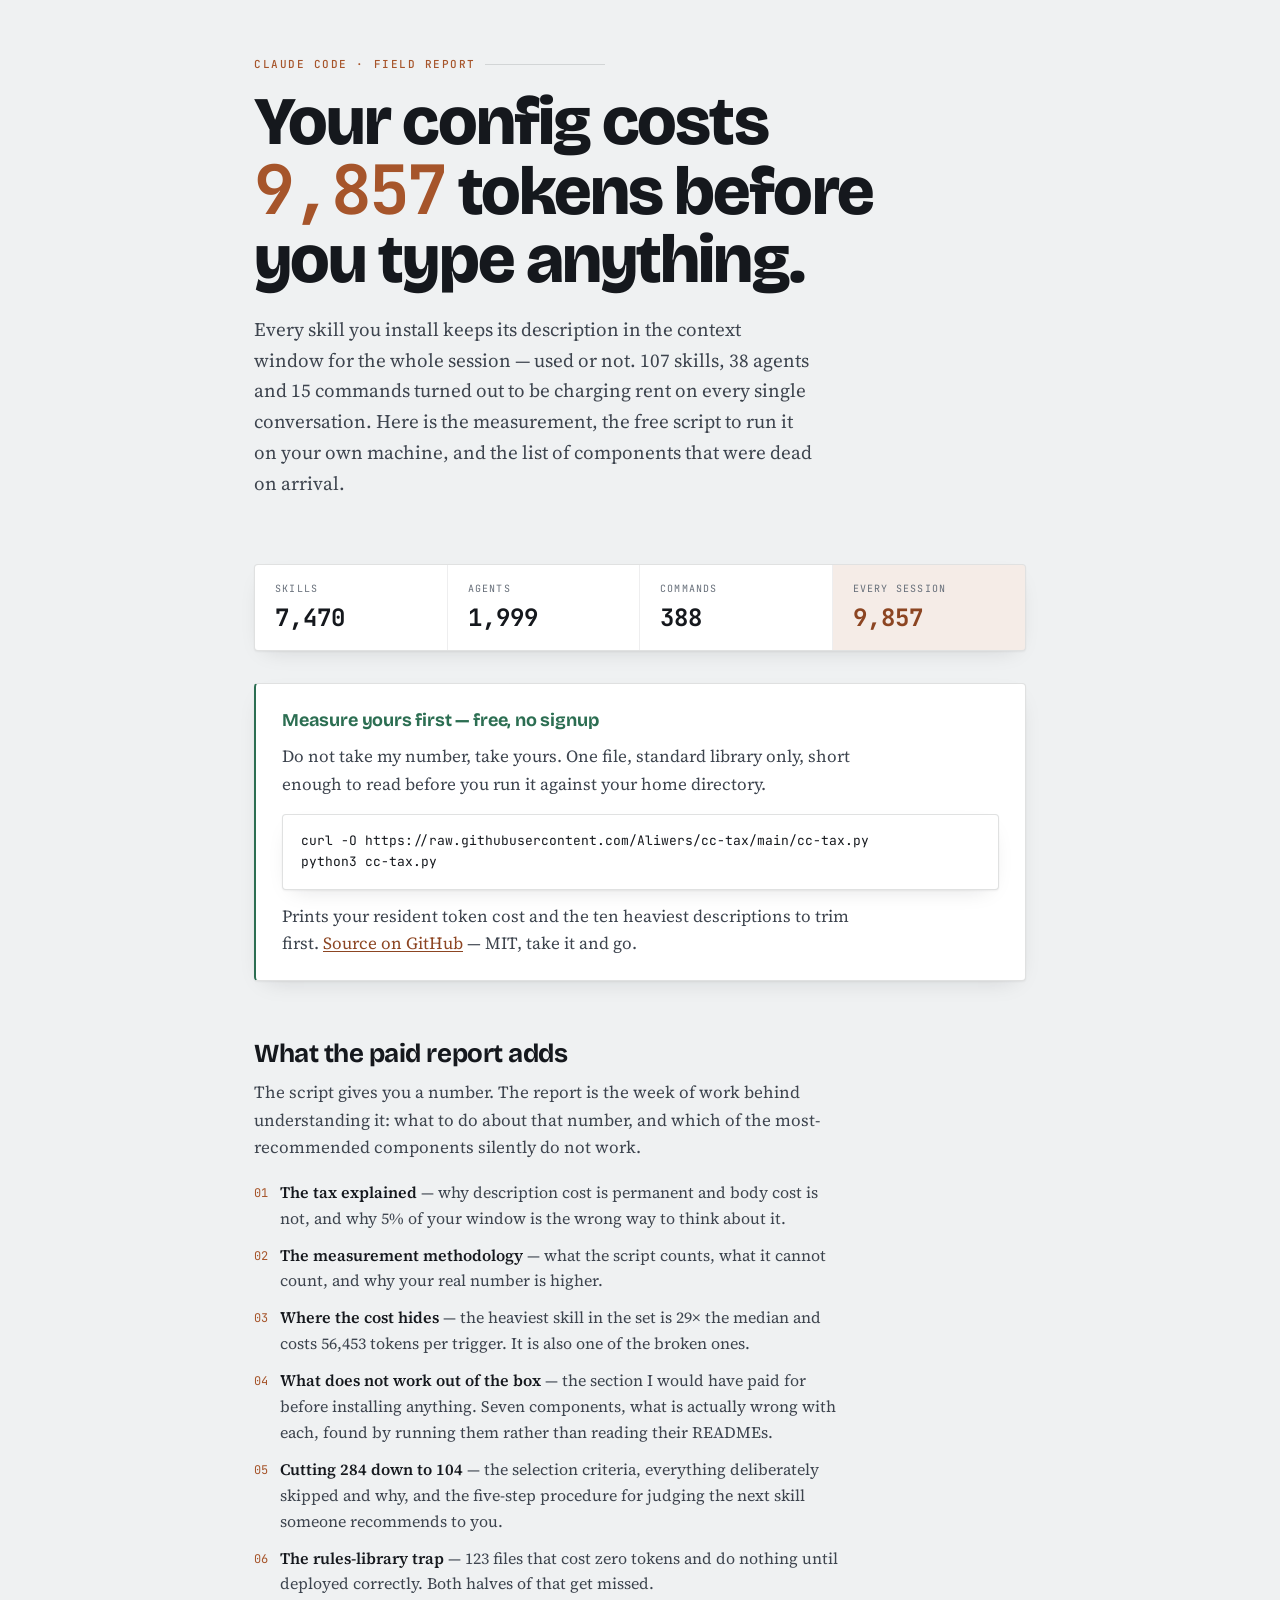
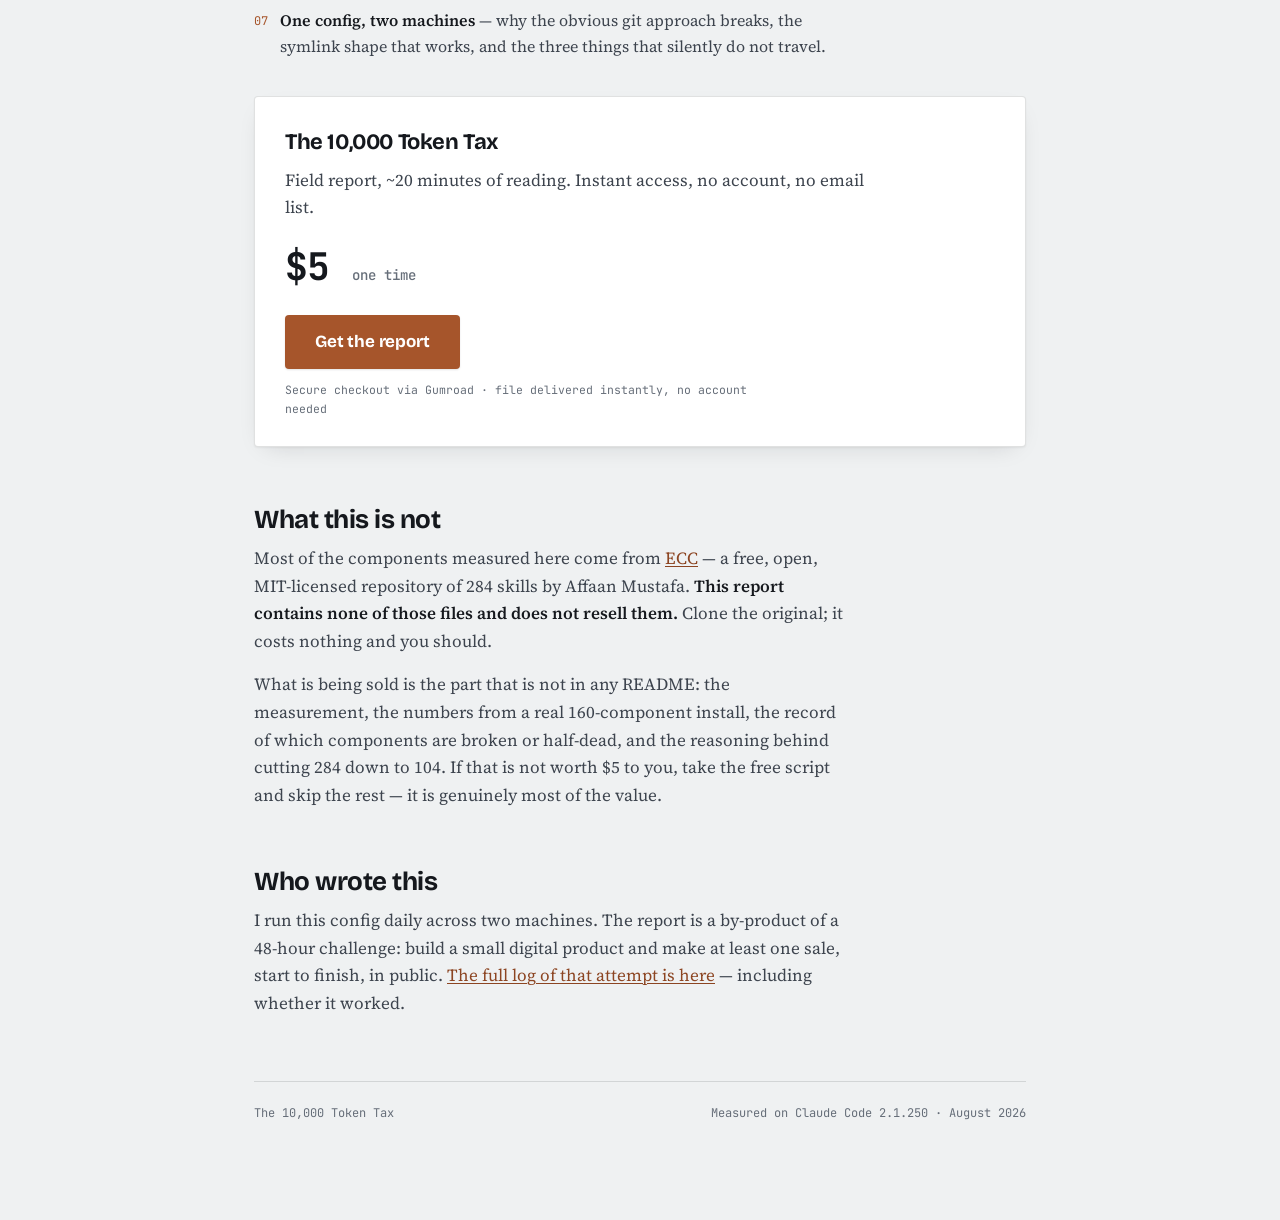
<file: index.html>
<!doctype html>
<html lang="en">
<head>
<meta charset="utf-8">
<meta name="viewport" content="width=device-width,initial-scale=1">
<title>The 10,000 Token Tax — what your Claude Code config costs</title>
<meta name="description" content="107 skills, 38 agents, 15 commands: 9,857 tokens resident in every session before you type anything. Free script to measure your own install, plus a field report on which components are dead on arrival.">
<meta property="og:title" content="The 10,000 Token Tax">
<meta property="og:description" content="Your Claude Code skills charge rent on every session. Here is the measurement, and the free script to run it on your own install.">
<meta property="og:type" content="website">
<link rel="icon" href="data:image/svg+xml,<svg xmlns=%22http://www.w3.org/2000/svg%22 viewBox=%220 0 100 100%22><text y=%22.9em%22 font-size=%2290%22>🧾</text></svg>">
<link rel="preconnect" href="https://fonts.googleapis.com">
<link rel="preconnect" href="https://fonts.gstatic.com" crossorigin>
<link rel="stylesheet" href="https://fonts.googleapis.com/css2?family=Bricolage+Grotesque:opsz,wght@12..96,500;12..96,700;12..96,800&family=JetBrains+Mono:wght@400;500;700&family=Source+Serif+4:opsz,wght@8..60,400;8..60,600&display=swap">
<link rel="stylesheet" href="style.css">
<style>
.hero{padding:56px 0 34px}
.hero h1{font-size:clamp(36px,7vw,68px)}
.hero h1 .num{color:var(--accent);font-family:var(--mono);font-weight:700;letter-spacing:-.04em}
.dek{font-size:19px;color:var(--ink-2);margin:20px 0 0;max-width:56ch}
.proof{display:flex;flex-wrap:wrap;gap:0;border:1px solid var(--line);
  border-radius:var(--radius);background:var(--surface);box-shadow:var(--shadow);
  overflow:hidden;margin:32px 0}
.pcell{flex:1 1 150px;padding:16px 20px;border-right:1px solid var(--line-2)}
.pcell:last-child{border-right:0;background:var(--accent-soft)}
.pk{font-family:var(--mono);font-size:10px;letter-spacing:.12em;text-transform:uppercase;
  color:var(--muted);display:block;margin-bottom:6px}
.pv{font-family:var(--mono);font-size:24px;font-weight:700;color:var(--ink);
  font-variant-numeric:tabular-nums;line-height:1.15}
.pcell:last-child .pv{color:var(--accent-ink)}
.buy{background:var(--surface);border:1px solid var(--line);border-radius:var(--radius);
  padding:28px 30px;margin:36px 0;box-shadow:var(--shadow)}
.buy h2{margin:0 0 6px;font-size:22px}
.price{font-family:var(--mono);font-size:38px;font-weight:700;color:var(--ink);
  letter-spacing:-.02em;margin:14px 0 4px}
.price small{font-size:14px;font-weight:500;color:var(--muted);letter-spacing:0}
.btn{display:inline-block;background:var(--accent);color:#fff;text-decoration:none;
  font-family:var(--display);font-weight:700;font-size:17px;letter-spacing:-.01em;
  padding:13px 30px;border-radius:var(--radius);margin-top:14px;
  box-shadow:0 1px 2px rgba(21,24,29,.12);transition:background .15s}
.btn:hover{background:var(--accent-ink)}
.btn-note{font-family:var(--mono);font-size:11.5px;color:var(--muted);margin:12px 0 0}
.toclist{list-style:none;padding:0;margin:18px 0 0}
.toclist li{display:flex;gap:12px;margin-bottom:11px;color:var(--ink-2);font-size:16px}
.toclist .n{font-family:var(--mono);font-size:12px;color:var(--accent);
  padding-top:4px;flex:0 0 auto}
.free{border:1px solid var(--line);border-left:2px solid var(--done);
  background:var(--surface);border-radius:var(--radius);padding:22px 26px;
  margin:32px 0;box-shadow:var(--shadow)}
.free h3{margin-top:0;color:var(--done)}
</style>
</head>
<body>
<div class="wrap">

<header class="hero">
  <div class="eyebrow">Claude Code · field report</div>
  <h1>Your config costs <span class="num">9,857</span> tokens before you type anything.</h1>
  <p class="dek">Every skill you install keeps its description in the context window for the
  whole session — used or not. 107 skills, 38 agents and 15 commands turned out to be
  charging rent on every single conversation. Here is the measurement, the free script to
  run it on your own machine, and the list of components that were dead on arrival.</p>
</header>

<div class="proof">
  <div class="pcell"><span class="pk">Skills</span><span class="pv">7,470</span></div>
  <div class="pcell"><span class="pk">Agents</span><span class="pv">1,999</span></div>
  <div class="pcell"><span class="pk">Commands</span><span class="pv">388</span></div>
  <div class="pcell"><span class="pk">Every session</span><span class="pv">9,857</span></div>
</div>

<div class="free">
  <h3>Measure yours first — free, no signup</h3>
  <p>Do not take my number, take yours. One file, standard library only, short enough to
  read before you run it against your home directory.</p>
  <pre><code>curl -O https://raw.githubusercontent.com/Aliwers/cc-tax/main/cc-tax.py
python3 cc-tax.py</code></pre>
  <p style="margin-bottom:0">Prints your resident token cost and the ten heaviest
  descriptions to trim first. <a href="https://github.com/Aliwers/cc-tax">Source on
  GitHub</a> — MIT, take it and go.</p>
</div>

<h2>What the paid report adds</h2>
<p>The script gives you a number. The report is the week of work behind understanding it:
what to do about that number, and which of the most-recommended components silently do not
work.</p>

<ul class="toclist">
  <li><span class="n">01</span><span><strong>The tax explained</strong> — why description
  cost is permanent and body cost is not, and why 5% of your window is the wrong way to
  think about it.</span></li>
  <li><span class="n">02</span><span><strong>The measurement methodology</strong> — what the
  script counts, what it cannot count, and why your real number is higher.</span></li>
  <li><span class="n">03</span><span><strong>Where the cost hides</strong> — the heaviest
  skill in the set is 29× the median and costs 56,453 tokens per trigger. It is also one of
  the broken ones.</span></li>
  <li><span class="n">04</span><span><strong>What does not work out of the box</strong> — the
  section I would have paid for before installing anything. Seven components, what is
  actually wrong with each, found by running them rather than reading their
  READMEs.</span></li>
  <li><span class="n">05</span><span><strong>Cutting 284 down to 104</strong> — the selection
  criteria, everything deliberately skipped and why, and the five-step procedure for judging
  the next skill someone recommends to you.</span></li>
  <li><span class="n">06</span><span><strong>The rules-library trap</strong> — 123 files that
  cost zero tokens and do nothing until deployed correctly. Both halves of that get
  missed.</span></li>
  <li><span class="n">07</span><span><strong>One config, two machines</strong> — why the
  obvious git approach breaks, the symlink shape that works, and the three things that
  silently do not travel.</span></li>
</ul>

<div class="buy">
  <h2>The 10,000 Token Tax</h2>
  <p style="margin-bottom:0">Field report, ~20 minutes of reading. Instant access, no
  account, no email list.</p>
  <div class="price">$5 <small>one time</small></div>
  <a class="btn" href="https://amzotec.gumroad.com/l/token-tax">Get the report</a>
  <p class="btn-note">Secure checkout via Gumroad · file delivered instantly, no account needed</p>
</div>

<h2>What this is not</h2>
<p>Most of the components measured here come from
<a href="https://github.com/affaan-m/ecc">ECC</a> — a free, open, MIT-licensed repository of
284 skills by Affaan Mustafa. <strong>This report contains none of those files and does not
resell them.</strong> Clone the original; it costs nothing and you should.</p>
<p>What is being sold is the part that is not in any README: the measurement, the numbers
from a real 160-component install, the record of which components are broken or half-dead,
and the reasoning behind cutting 284 down to 104. If that is not worth $5 to you, take the
free script and skip the rest — it is genuinely most of the value.</p>

<h2>Who wrote this</h2>
<p>I run this config daily across two machines. The report is a by-product of a 48-hour
challenge: build a small digital product and make at least one sale, start to finish, in
public. <a href="/challenge/">The
full log of that attempt is here</a> — including whether it worked.</p>

<footer>
  <span>The 10,000 Token Tax</span>
  <span>Measured on Claude Code 2.1.250 · August 2026</span>
</footer>

</div>
</body>
</html>
</file>
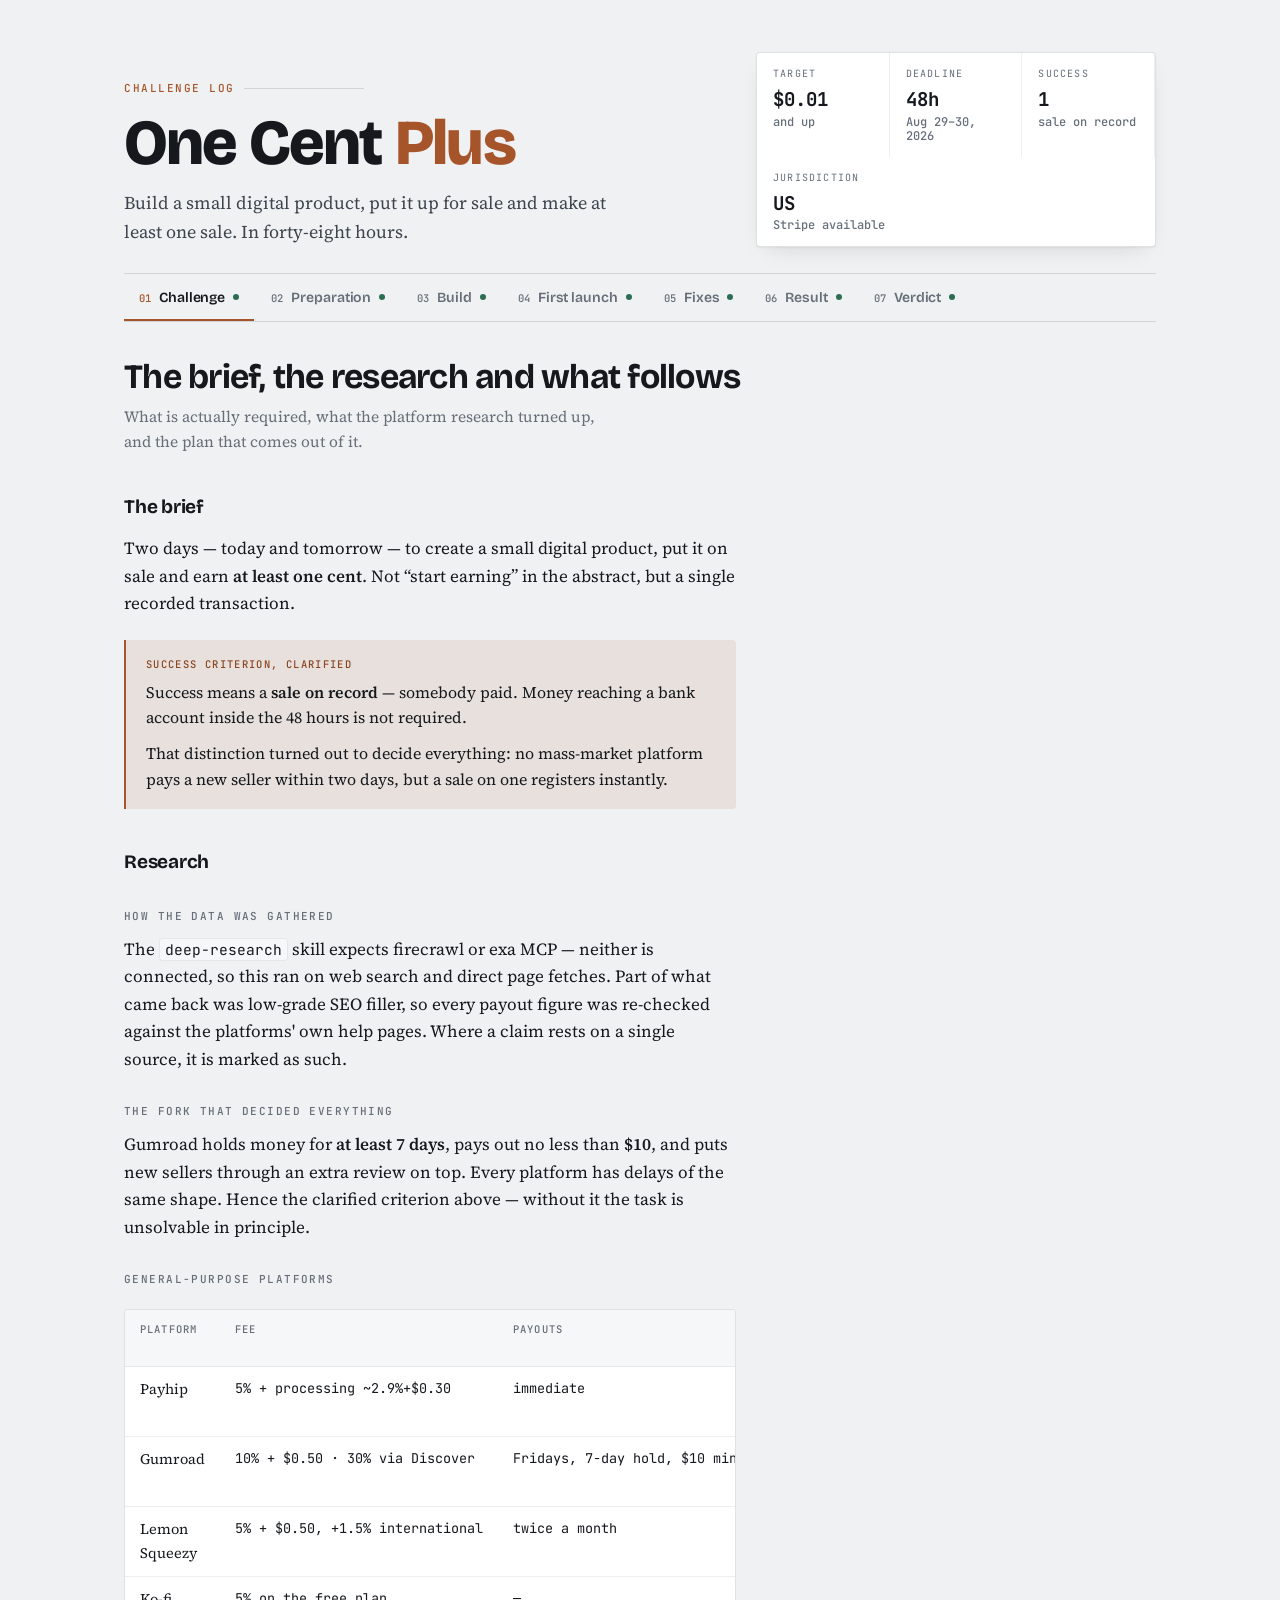
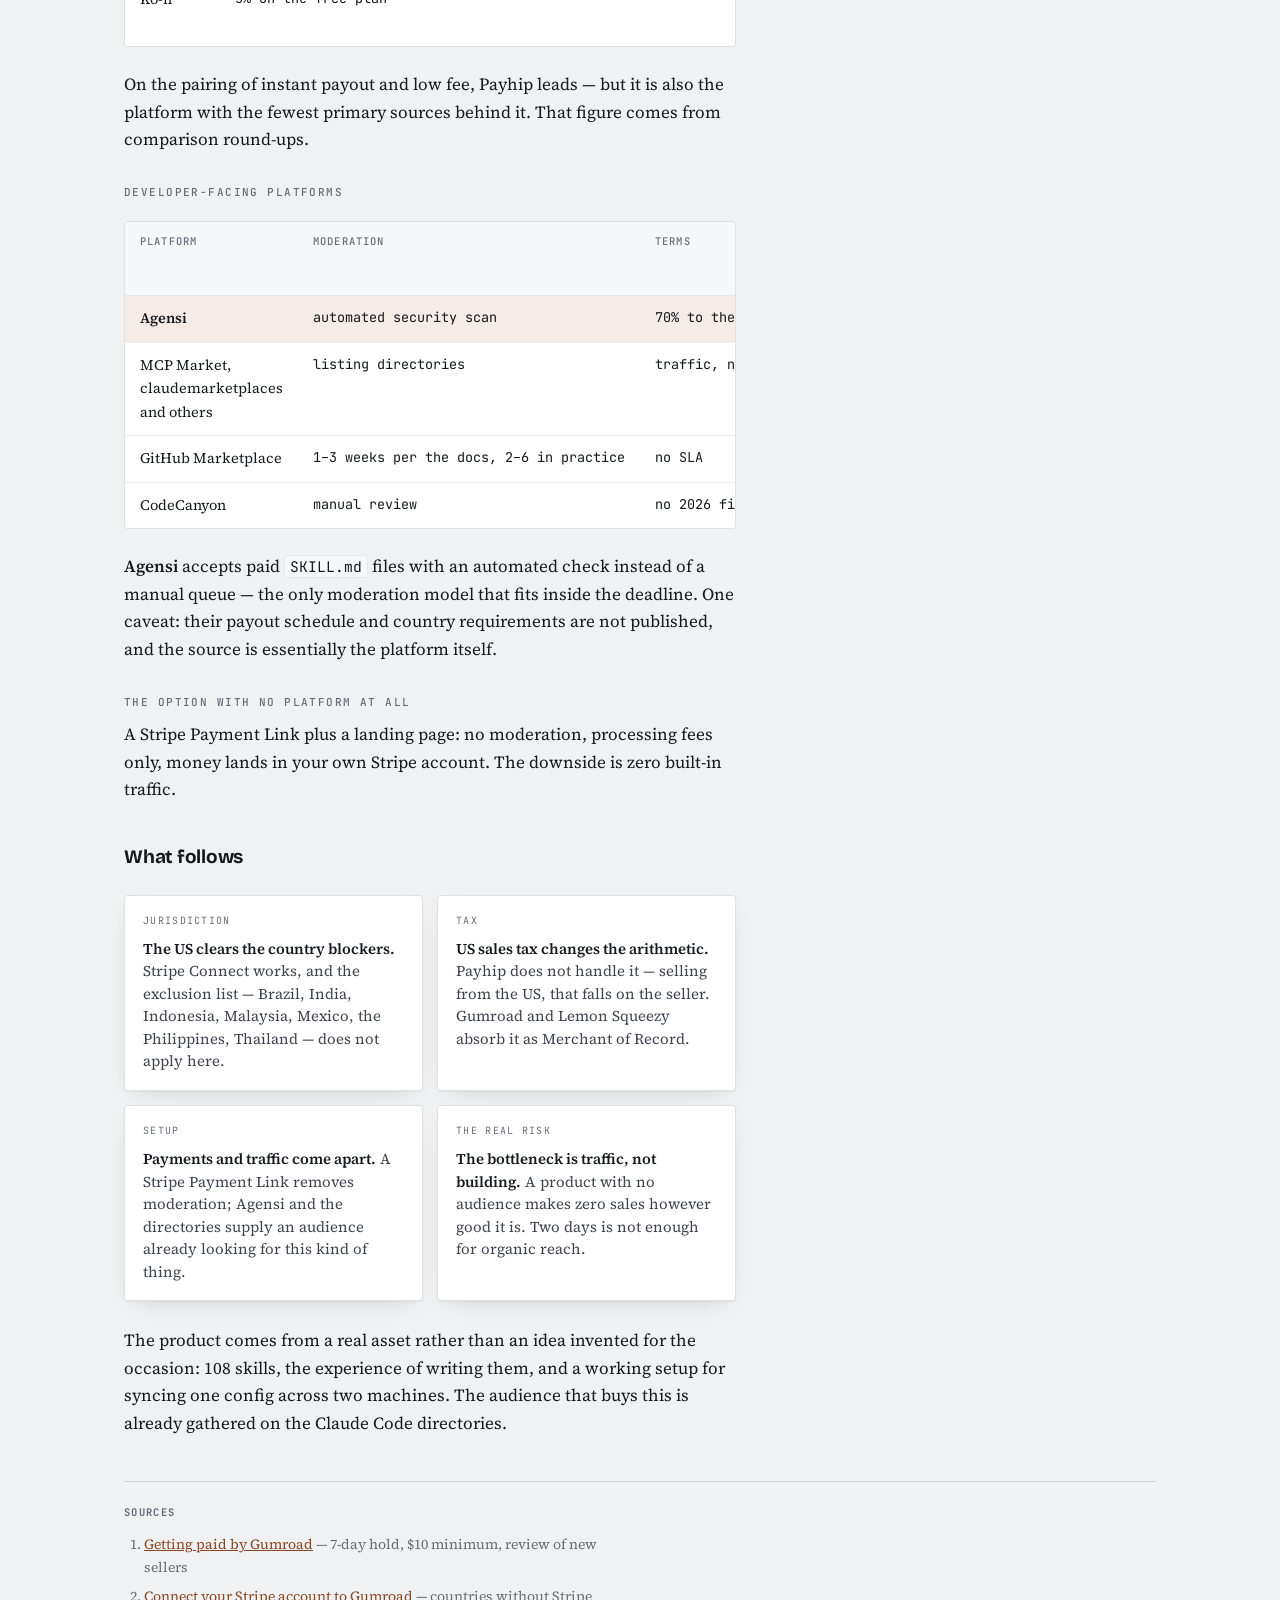
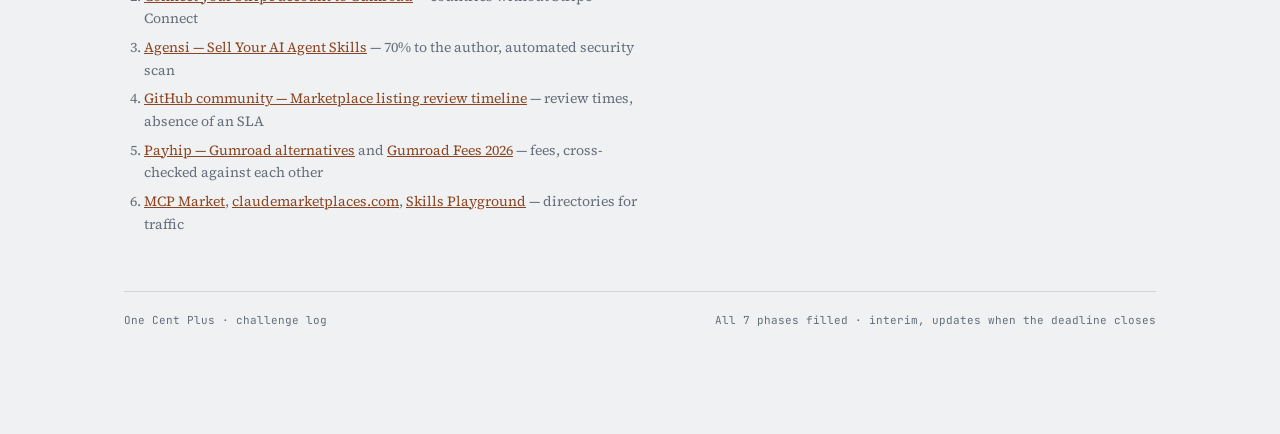
<file: challenge/index.html>
<!doctype html>
<html lang="en">
<head>
<meta charset="utf-8">
<meta name="viewport" content="width=device-width,initial-scale=1">
<meta name="robots" content="index,follow">
<link rel="icon" href="data:image/svg+xml,<svg xmlns=%22http://www.w3.org/2000/svg%22 viewBox=%220 0 100 100%22><text y=%22.9em%22 font-size=%2290%22>🪙</text></svg>">
</head>
<body>
<title>One Cent Plus</title>
<link rel="preconnect" href="https://fonts.googleapis.com">
<link rel="preconnect" href="https://fonts.gstatic.com" crossorigin>
<link rel="stylesheet" href="https://fonts.googleapis.com/css2?family=Bricolage+Grotesque:opsz,wght@12..96,500;12..96,700;12..96,800&family=JetBrains+Mono:wght@400;500;700&family=Source+Serif+4:opsz,wght@8..60,400;8..60,600&display=swap">

<style>
:root{
  --bg:#EFF1F2;
  --surface:#FFFFFF;
  --surface-2:#F6F7F8;
  --ink:#15181D;
  --ink-2:#3D444E;
  --muted:#666E79;
  --line:rgba(21,24,29,.13);
  --line-2:rgba(21,24,29,.07);
  --accent:#A6552B;
  --accent-ink:#8C4522;
  --accent-soft:rgba(166,85,43,.11);
  --done:#2C6E52;
  --done-soft:rgba(44,110,82,.12);
  --wait:#6B7280;
  --wait-soft:rgba(107,114,128,.12);
  --shadow:0 1px 2px rgba(21,24,29,.05), 0 8px 24px -12px rgba(21,24,29,.18);
  --radius:4px;
  --display:"Bricolage Grotesque","Helvetica Neue",Arial,sans-serif;
  --body:"Source Serif 4",Georgia,"Times New Roman",serif;
  --mono:"JetBrains Mono",ui-monospace,SFMono-Regular,Menlo,monospace;
}
@media (prefers-color-scheme:dark){
  :root:not([data-theme="light"]){
    --bg:#121418;
    --surface:#191C21;
    --surface-2:#1F232A;
    --ink:#E7EAEE;
    --ink-2:#BFC6CF;
    --muted:#8E96A2;
    --line:rgba(231,234,238,.15);
    --line-2:rgba(231,234,238,.08);
    --accent:#D2884F;
    --accent-ink:#E39A61;
    --accent-soft:rgba(210,136,79,.14);
    --done:#5FB58C;
    --done-soft:rgba(95,181,140,.14);
    --wait:#8E96A2;
    --wait-soft:rgba(142,150,162,.14);
    --shadow:0 1px 2px rgba(0,0,0,.4), 0 8px 24px -12px rgba(0,0,0,.6);
  }
}
:root[data-theme="dark"]{
  --bg:#121418;
  --surface:#191C21;
  --surface-2:#1F232A;
  --ink:#E7EAEE;
  --ink-2:#BFC6CF;
  --muted:#8E96A2;
  --line:rgba(231,234,238,.15);
  --line-2:rgba(231,234,238,.08);
  --accent:#D2884F;
  --accent-ink:#E39A61;
  --accent-soft:rgba(210,136,79,.14);
  --done:#5FB58C;
  --done-soft:rgba(95,181,140,.14);
  --wait:#8E96A2;
  --wait-soft:rgba(142,150,162,.14);
  --shadow:0 1px 2px rgba(0,0,0,.4), 0 8px 24px -12px rgba(0,0,0,.6);
}

*{box-sizing:border-box}
body{
  background:var(--bg);
  color:var(--ink);
  font-family:var(--body);
  font-size:17px;
  line-height:1.62;
  -webkit-font-smoothing:antialiased;
}
.wrap{max-width:1080px;margin:0 auto;padding:0 24px 96px}

/* ---------- header ---------- */
.masthead{
  display:flex;flex-wrap:wrap;align-items:flex-end;gap:24px;
  padding:44px 0 26px;border-bottom:1px solid var(--line);
}
.mast-main{flex:1 1 340px;min-width:0}
.eyebrow{
  font-family:var(--mono);font-size:11px;font-weight:500;
  letter-spacing:.14em;text-transform:uppercase;color:var(--accent);
  display:flex;align-items:center;gap:9px;margin-bottom:14px;
}
.eyebrow::after{content:"";flex:1;height:1px;background:var(--line);max-width:120px}
h1{
  font-family:var(--display);font-weight:800;
  font-size:clamp(38px,6.2vw,64px);line-height:.98;letter-spacing:-.028em;
  margin:0;text-wrap:balance;
}
h1 .cent{color:var(--accent)}
.dek{
  font-size:18px;color:var(--ink-2);margin:14px 0 0;max-width:56ch;
}

/* ---------- ledger strip ---------- */
.ledger{
  display:flex;flex-wrap:wrap;gap:0;
  border:1px solid var(--line);border-radius:var(--radius);
  background:var(--surface);box-shadow:var(--shadow);
  overflow:hidden;flex:0 1 400px;
}
.led{
  flex:1 1 118px;padding:13px 16px;border-right:1px solid var(--line-2);
}
.led:last-child{border-right:0}
.led-k{
  font-family:var(--mono);font-size:10px;letter-spacing:.12em;
  text-transform:uppercase;color:var(--muted);display:block;margin-bottom:5px;
}
.led-v{
  font-family:var(--mono);font-size:19px;font-weight:700;
  color:var(--ink);font-variant-numeric:tabular-nums;line-height:1.2;
}
.led-v small{font-size:12px;font-weight:500;color:var(--muted);display:block;letter-spacing:0}

/* ---------- tabs ---------- */
.tabsbar{
  position:sticky;top:0;z-index:20;background:var(--bg);
  border-bottom:1px solid var(--line);margin-bottom:36px;
}
.tabs{
  display:flex;gap:2px;overflow-x:auto;scrollbar-width:thin;
  padding:0 0 0;margin:0;list-style:none;
}
.tab{
  appearance:none;background:none;border:0;border-bottom:2px solid transparent;
  padding:15px 15px 13px;cursor:pointer;color:var(--muted);
  font-family:var(--display);font-size:14px;font-weight:600;letter-spacing:-.005em;
  white-space:nowrap;display:flex;align-items:baseline;gap:8px;
  transition:color .15s ease,border-color .15s ease;
}
.tab:hover{color:var(--ink-2)}
.tab .num{
  font-family:var(--mono);font-size:10.5px;font-weight:500;
  color:var(--muted);font-variant-numeric:tabular-nums;
}
.tab[aria-selected="true"]{color:var(--ink);border-bottom-color:var(--accent)}
.tab[aria-selected="true"] .num{color:var(--accent)}
.tab:focus-visible{outline:2px solid var(--accent);outline-offset:-3px;border-radius:2px}
.dot{
  width:6px;height:6px;border-radius:50%;background:var(--wait);
  align-self:center;flex:none;
}
.tab.is-done .dot{background:var(--done)}

/* ---------- panels ---------- */
[hidden]{display:none!important}
.panel{animation:rise .28s ease both}
@keyframes rise{from{opacity:0;transform:translateY(5px)}to{opacity:1;transform:none}}
@media (prefers-reduced-motion:reduce){.panel{animation:none}}

.phead{margin:0 0 30px}
.ptitle{
  font-family:var(--display);font-weight:700;
  font-size:clamp(26px,3.4vw,34px);line-height:1.1;letter-spacing:-.022em;
  margin:0;text-wrap:balance;
}
.psub{color:var(--muted);font-size:15.5px;margin:9px 0 0;max-width:62ch}

.prose{max-width:68ch}
.prose h3{
  font-family:var(--display);font-weight:700;font-size:19px;letter-spacing:-.012em;
  margin:38px 0 12px;color:var(--ink);
}
.prose h4{
  font-family:var(--mono);font-weight:500;font-size:11px;letter-spacing:.13em;
  text-transform:uppercase;color:var(--muted);margin:30px 0 10px;
}
.prose p{margin:0 0 15px}
.prose ul{margin:0 0 15px;padding-left:20px}
.prose li{margin-bottom:8px}
.prose a{color:var(--accent-ink);text-decoration:underline;text-underline-offset:2px;text-decoration-thickness:1px}
.prose a:hover{text-decoration-thickness:2px}
.prose strong{font-weight:600;color:var(--ink)}
code{
  font-family:var(--mono);font-size:.86em;background:var(--surface-2);
  border:1px solid var(--line-2);border-radius:3px;padding:1px 5px;
}

/* callout */
.call{
  border-left:2px solid var(--accent);background:var(--accent-soft);
  padding:16px 20px;margin:22px 0;border-radius:0 var(--radius) var(--radius) 0;
}
.call .call-k{
  font-family:var(--mono);font-size:10.5px;letter-spacing:.13em;text-transform:uppercase;
  color:var(--accent-ink);display:block;margin-bottom:7px;font-weight:500;
}
.call p{margin:0;font-size:16px}
.call p + p{margin-top:10px}

/* table */
.tablewrap{overflow-x:auto;margin:20px 0 24px;border:1px solid var(--line);border-radius:var(--radius);background:var(--surface)}
table{border-collapse:collapse;width:100%;min-width:560px;font-size:14.5px}
th,td{text-align:left;padding:11px 15px;border-bottom:1px solid var(--line-2);vertical-align:top}
th{
  font-family:var(--mono);font-size:10.5px;font-weight:500;letter-spacing:.11em;
  text-transform:uppercase;color:var(--muted);background:var(--surface-2);
}
tbody tr:last-child td{border-bottom:0}
td.num{font-family:var(--mono);font-variant-numeric:tabular-nums;font-size:13.5px;white-space:nowrap}
.pick{background:var(--accent-soft)}
.pick td:first-child{font-weight:600}

/* verdict cards */
.grid{display:grid;grid-template-columns:repeat(auto-fit,minmax(238px,1fr));gap:14px;margin:22px 0 26px}
.card{
  background:var(--surface);border:1px solid var(--line);border-radius:var(--radius);
  padding:17px 18px;box-shadow:var(--shadow);
}
.card-k{
  font-family:var(--mono);font-size:10px;letter-spacing:.13em;text-transform:uppercase;
  color:var(--muted);display:block;margin-bottom:9px;
}
.card p{margin:0;font-size:15px;line-height:1.5;color:var(--ink-2)}
.card p strong{color:var(--ink)}

/* status chip */
.chip{
  display:inline-flex;align-items:center;gap:6px;font-family:var(--mono);
  font-size:10.5px;font-weight:500;letter-spacing:.1em;text-transform:uppercase;
  padding:4px 9px;border-radius:100px;
}
.chip-done{background:var(--done-soft);color:var(--done)}
.chip-wait{background:var(--wait-soft);color:var(--wait)}

/* pending state */
.pending{
  border:1px dashed var(--line);border-radius:var(--radius);
  padding:34px 30px;background:var(--surface-2);max-width:68ch;
}
.pending .chip{margin-bottom:16px}
.pending h3{font-family:var(--display);font-weight:700;font-size:17px;margin:0 0 10px;letter-spacing:-.01em}
.pending p{margin:0 0 14px;color:var(--ink-2);font-size:15.5px;max-width:58ch}
.pending ul{margin:0;padding-left:19px;color:var(--muted);font-size:15px}
.pending li{margin-bottom:7px}
.pending li::marker{color:var(--accent)}

.srcs{margin-top:44px;padding-top:22px;border-top:1px solid var(--line)}
.srcs h4{font-family:var(--mono);font-size:10.5px;letter-spacing:.13em;text-transform:uppercase;color:var(--muted);margin:0 0 12px}
.srcs ol{margin:0;padding-left:20px;font-size:14px;color:var(--muted);max-width:74ch}
.srcs li{margin-bottom:6px}
.srcs a{color:var(--accent-ink)}

footer{
  margin-top:56px;padding-top:20px;border-top:1px solid var(--line);
  font-family:var(--mono);font-size:11px;color:var(--muted);
  display:flex;flex-wrap:wrap;gap:14px;justify-content:space-between;
}
</style>

<div class="wrap">

  <header class="masthead">
    <div class="mast-main">
      <div class="eyebrow">Challenge log</div>
      <h1>One&nbsp;Cent<span class="cent">&nbsp;Plus</span></h1>
      <p class="dek">Build a small digital product, put it up for sale and make at least one sale. In forty-eight hours.</p>
    </div>
    <div class="ledger">
      <div class="led">
        <span class="led-k">Target</span>
        <span class="led-v">$0.01<small>and up</small></span>
      </div>
      <div class="led">
        <span class="led-k">Deadline</span>
        <span class="led-v">48h<small>Aug 29–30, 2026</small></span>
      </div>
      <div class="led">
        <span class="led-k">Success</span>
        <span class="led-v">1<small>sale on record</small></span>
      </div>
      <div class="led">
        <span class="led-k">Jurisdiction</span>
        <span class="led-v">US<small>Stripe available</small></span>
      </div>
    </div>
  </header>

  <nav class="tabsbar">
    <div class="tabs" role="tablist" aria-label="Challenge phases">
      <button class="tab is-done" role="tab" id="t1" aria-controls="p1" aria-selected="true"><span class="num">01</span>Challenge<span class="dot"></span></button>
      <button class="tab is-done" role="tab" id="t2" aria-controls="p2" aria-selected="false"><span class="num">02</span>Preparation<span class="dot"></span></button>
      <button class="tab is-done" role="tab" id="t3" aria-controls="p3" aria-selected="false"><span class="num">03</span>Build<span class="dot"></span></button>
      <button class="tab is-done" role="tab" id="t4" aria-controls="p4" aria-selected="false"><span class="num">04</span>First launch<span class="dot"></span></button>
      <button class="tab is-done" role="tab" id="t5" aria-controls="p5" aria-selected="false"><span class="num">05</span>Fixes<span class="dot"></span></button>
      <button class="tab is-done" role="tab" id="t6" aria-controls="p6" aria-selected="false"><span class="num">06</span>Result<span class="dot"></span></button>
      <button class="tab is-done" role="tab" id="t7" aria-controls="p7" aria-selected="false"><span class="num">07</span>Verdict<span class="dot"></span></button>
    </div>
  </nav>

  <!-- ══════════ 01 ══════════ -->
  <section class="panel" role="tabpanel" id="p1" aria-labelledby="t1">
    <div class="phead">
      <h2 class="ptitle">The brief, the research and what follows</h2>
      <p class="psub">What is actually required, what the platform research turned up, and the plan that comes out of it.</p>
    </div>

    <div class="prose">
      <h3>The brief</h3>
      <p>Two days — today and tomorrow — to create a small digital product, put it on sale and earn <strong>at least one cent</strong>. Not “start earning” in the abstract, but a single recorded transaction.</p>

      <div class="call">
        <span class="call-k">Success criterion, clarified</span>
        <p>Success means a <strong>sale on record</strong> — somebody paid. Money reaching a bank account inside the 48 hours is not required.</p>
        <p>That distinction turned out to decide everything: no mass-market platform pays a new seller within two days, but a sale on one registers instantly.</p>
      </div>

      <h3>Research</h3>

      <h4>How the data was gathered</h4>
      <p>The <code>deep-research</code> skill expects firecrawl or exa MCP — neither is connected, so this ran on web search and direct page fetches. Part of what came back was low-grade SEO filler, so every payout figure was re-checked against the platforms' own help pages. Where a claim rests on a single source, it is marked as such.</p>

      <h4>The fork that decided everything</h4>
      <p>Gumroad holds money for <strong>at least 7 days</strong>, pays out no less than <strong>$10</strong>, and puts new sellers through an extra review on top. Every platform has delays of the same shape. Hence the clarified criterion above — without it the task is unsolvable in principle.</p>

      <h4>General-purpose platforms</h4>
      <div class="tablewrap">
        <table>
          <thead><tr><th>Platform</th><th>Fee</th><th>Payouts</th><th>US sales tax</th></tr></thead>
          <tbody>
            <tr><td>Payhip</td><td class="num">5% + processing ~2.9%+$0.30</td><td class="num">immediate</td><td>seller's problem</td></tr>
            <tr><td>Gumroad</td><td class="num">10% + $0.50 · 30% via Discover</td><td class="num">Fridays, 7-day hold, $10 min</td><td>Merchant of Record</td></tr>
            <tr><td>Lemon Squeezy</td><td class="num">5% + $0.50, +1.5% international</td><td class="num">twice a month</td><td>Merchant of Record</td></tr>
            <tr><td>Ko-fi</td><td class="num">5% on the free plan</td><td class="num">—</td><td>seller's problem</td></tr>
          </tbody>
        </table>
      </div>
      <p>On the pairing of instant payout and low fee, Payhip leads — but it is also the platform with the fewest primary sources behind it. That figure comes from comparison round-ups.</p>

      <h4>Developer-facing platforms</h4>
      <div class="tablewrap">
        <table>
          <thead><tr><th>Platform</th><th>Moderation</th><th>Terms</th><th>Fits in 48h</th></tr></thead>
          <tbody>
            <tr class="pick"><td>Agensi</td><td class="num">automated security scan</td><td class="num">70% to the author, paid via Stripe</td><td class="num">yes</td></tr>
            <tr><td>MCP Market, claudemarketplaces and others</td><td class="num">listing directories</td><td class="num">traffic, no payments</td><td class="num">yes</td></tr>
            <tr><td>GitHub Marketplace</td><td class="num">1–3 weeks per the docs, 2–6 in practice</td><td class="num">no SLA</td><td class="num">no</td></tr>
            <tr><td>CodeCanyon</td><td class="num">manual review</td><td class="num">no 2026 figures found</td><td class="num">no</td></tr>
          </tbody>
        </table>
      </div>
      <p><strong>Agensi</strong> accepts paid <code>SKILL.md</code> files with an automated check instead of a manual queue — the only moderation model that fits inside the deadline. One caveat: their payout schedule and country requirements are not published, and the source is essentially the platform itself.</p>

      <h4>The option with no platform at all</h4>
      <p>A Stripe Payment Link plus a landing page: no moderation, processing fees only, money lands in your own Stripe account. The downside is zero built-in traffic.</p>

      <h3>What follows</h3>

      <div class="grid">
        <div class="card">
          <span class="card-k">Jurisdiction</span>
          <p><strong>The US clears the country blockers.</strong> Stripe Connect works, and the exclusion list — Brazil, India, Indonesia, Malaysia, Mexico, the Philippines, Thailand — does not apply here.</p>
        </div>
        <div class="card">
          <span class="card-k">Tax</span>
          <p><strong>US sales tax changes the arithmetic.</strong> Payhip does not handle it — selling from the US, that falls on the seller. Gumroad and Lemon Squeezy absorb it as Merchant of Record.</p>
        </div>
        <div class="card">
          <span class="card-k">Setup</span>
          <p><strong>Payments and traffic come apart.</strong> A Stripe Payment Link removes moderation; Agensi and the directories supply an audience already looking for this kind of thing.</p>
        </div>
        <div class="card">
          <span class="card-k">The real risk</span>
          <p><strong>The bottleneck is traffic, not building.</strong> A product with no audience makes zero sales however good it is. Two days is not enough for organic reach.</p>
        </div>
      </div>

      <p>The product comes from a real asset rather than an idea invented for the occasion: 108 skills, the experience of writing them, and a working setup for syncing one config across two machines. The audience that buys this is already gathered on the Claude Code directories.</p>
    </div>

    <div class="srcs">
      <h4>Sources</h4>
      <ol>
        <li><a href="https://gumroad.com/help/article/13-getting-paid">Getting paid by Gumroad</a> — 7-day hold, $10 minimum, review of new sellers</li>
        <li><a href="https://help.gumroad.com/article/330-stripe-connect">Connect your Stripe account to Gumroad</a> — countries without Stripe Connect</li>
        <li><a href="https://www.agensi.io/learn/agent-skills-marketplace-sell-your-skills">Agensi — Sell Your AI Agent Skills</a> — 70% to the author, automated security scan</li>
        <li><a href="https://github.com/orgs/community/discussions/174681">GitHub community — Marketplace listing review timeline</a> — review times, absence of an SLA</li>
        <li><a href="https://payhip.com/blog/gumroad-alternatives/">Payhip — Gumroad alternatives</a> and <a href="https://www.wearefounders.uk/gumroad-fees-2026-what-sellers-actually-pay-per-sale/">Gumroad Fees 2026</a> — fees, cross-checked against each other</li>
        <li><a href="https://mcpmarket.com/tools/skills">MCP Market</a>, <a href="https://claudemarketplaces.com/">claudemarketplaces.com</a>, <a href="https://skillsplayground.com/">Skills Playground</a> — directories for traffic</li>
      </ol>
    </div>
  </section>

  <!-- ══════════ 02 ══════════ -->
  <section class="panel" role="tabpanel" id="p2" aria-labelledby="t2" hidden>
    <div class="phead">
      <h2 class="ptitle">Getting ready</h2>
      <p class="psub">What is being sold, at what price, how the money is taken, and what had to exist before any of it.</p>
    </div>

    <div class="prose">
      <h3>The product</h3>
      <p><strong>The 10,000 Token Tax</strong> — an account of what your own Claude Code config costs before you type a character. Every installed skill, agent and command keeps its description in the context window for the whole session, whether or not it ever fires. That is not a loading cost. That is rent.</p>
      <p>The product is assembled out of an existing asset rather than invented from nothing: 107 skills, 38 agents and 15 commands accumulated over several months, and the measured bill for them.</p>

      <div class="tablewrap">
        <table>
          <thead><tr><th>Part</th><th>What it is</th><th>Role</th></tr></thead>
          <tbody>
            <tr><td><code>cc-tax.py</code></td><td class="num">one file, standard library only</td><td>the tool — measures your own rent, not someone else's</td></tr>
            <tr><td>The article</td><td class="num">free, public</td><td>traffic, and proof the author knows the subject</td></tr>
            <tr class="pick"><td>The report</td><td class="num">$5, one-time</td><td>the thing being sold</td></tr>
          </tbody>
        </table>
      </div>
      <p>The script is given away inside the article: it is short, you can read the whole of it before pointing it at your home directory, and that is the only sane way to run a stranger's script. What is paid for is the analysis — what to do with the number you get back, and the reasoning behind cutting 284 components down to 104.</p>

      <h3>Taking the money</h3>
      <p>The setup from phase 01 stands: a <strong>Stripe Payment Link</strong> plus an own landing page. No moderation, processing fees only, the sale registers instantly. The directories carry traffic but never touch payments.</p>

      <h4>What Stripe requires for a US account</h4>
      <div class="tablewrap">
        <table>
          <thead><tr><th>Requirement</th><th>Detail</th><th>Status</th></tr></thead>
          <tbody>
            <tr><td>Account type</td><td class="num">Individual / sole proprietor</td><td class="num">no company needed</td></tr>
            <tr><td>SSN</td><td class="num">last 4 digits at onboarding, full number and photo ID at verification</td><td class="num">in hand</td></tr>
            <tr><td>US address and phone</td><td class="num">home address, date of birth</td><td class="num">in hand</td></tr>
            <tr class="pick"><td>Bank account</td><td class="num">personal checking: routing + account number</td><td class="num">works</td></tr>
            <tr><td>Product details</td><td class="num">URL of the sales page, description, statement descriptor</td><td class="num">landing ready</td></tr>
          </tbody>
        </table>
      </div>

      <div class="call">
        <span class="call-k">A personal account is enough</span>
        <p>For an individual account Stripe does not ask for a separate business account. What it wants is an <strong>account</strong>, not a card: the form takes the routing and account numbers of an ordinary checking account. A debit card can be added on top for Instant Payouts — minutes instead of days, at roughly 1.5%.</p>
        <p>One constraint: the name on the account has to match the name on the Stripe account, and the account has to sit at an ordinary bank. With Chime, Cash App and prepaid accounts, ACH payouts get rejected often enough to matter.</p>
      </div>

      <h4>Timing — and why it does not matter</h4>
      <p>The account activates in minutes and the Payment Link is issued straight after. The first payout arrives 7–14 days after the first payment, the standard rolling period for new US accounts. Under the criterion clarified in phase 01 the transaction itself is what counts, so the payout schedule has no bearing on the result.</p>

      <h3>Readiness</h3>
      <div class="grid">
        <div class="card">
          <span class="card-k">Done</span>
          <p><strong>Product and landing.</strong> <code>cc-tax.py</code> is written and tested, the article is ready to publish, the sales page is built, and the hidden delivery page behind the payment exists.</p>
        </div>
        <div class="card">
          <span class="card-k">Done</span>
          <p><strong>The log is open.</strong> The landing page promises a public account of the attempt but pointed at a private artifact. This log now sits on the site itself at <code>/challenge/</code> and is rebuilt from the same source by a script.</p>
        </div>
        <div class="card">
          <span class="card-k">In progress</span>
          <p><strong>Stripe.</strong> Every requirement is covered by what is already on hand. What is left: open the account, issue the $5 Payment Link, and put it where the placeholder sits in the landing page button.</p>
        </div>
        <div class="card">
          <span class="card-k">In progress</span>
          <p><strong>Hosting.</strong> The landing page and the report go to Vercel, where the sources stay private. What is left is signing in and deploying.</p>
        </div>
        <div class="card">
          <span class="card-k">Not started</span>
          <p><strong>Traffic.</strong> The main risk named back in phase 01. The channels — publishing the article, and the Claude Code directories — have not been touched yet.</p>
        </div>
      </div>

      <div class="call">
        <span class="call-k">The price, decided</span>
        <p><strong>$5 stands.</strong> This audience pays $20 a month for a Claude subscription; a five-dollar threshold is not a barrier for them, it is a signal that there is something inside. Dropping to $1 would hand Stripe a third of the revenue — $0.33 on the dollar — and cheapen the product in exchange for a conversion lift it probably would not deliver.</p>
      </div>

      <h3>The incident before launch</h3>
      <p>While preparing the Payment Link it emerged that <strong>the paid report had been given away free the whole time</strong>. It was committed to the public repository <code>Aliwers/cc-tax</code> and plainly visible in the file list, while the “Source on GitHub” link sits on the landing page itself — putting the path to the paid content two clicks from the “Get the report” button. It also turned out GitHub Pages had been enabled for a while and the landing page was already live: the URL Stripe asks for existed, it had simply been forgotten.</p>
      <p>The secret path is treated as burned for good. It went into the history of a public repository, and GitHub keeps objects even after a history rewrite — a force-push would have bought the feeling of safety rather than safety itself.</p>

      <div class="call">
        <span class="call-k">What changed</span>
        <p>The report got a new secret path, and the <code>r/</code> directory was taken out of git. <code>.gitignore</code> was rewritten as a whitelist: nothing is published by default except the script, the README and the licence. Listing prohibitions is unreliable — a forgotten file goes out silently — while the inverted policy fails in the safe direction.</p>
        <p>The hosts were split by role: the public repository carries the free script and nothing else, while the landing page and the paid report go to Vercel. The old repository is being deleted outright, the only way to remove an object already pushed to GitHub.</p>
      </div>

      <div class="call">
        <span class="call-k">Language</span>
        <p>This log was written in Russian while the product and the landing page are in English — a buyer following “the full log of that attempt” would have hit a wall of text they could not read, from a page whose whole argument is that the attempt happens in the open. The log has been translated in full; the site is now English end to end.</p>
      </div>

      <div class="call">
        <span class="call-k">What it cost</span>
        <p>The mistake was structural rather than careless: paid and free material sat in one directory, and a single <code>git add -A</code> was enough for the boundary to disappear. With nothing sold yet the cost is zero — it was caught before the first sale rather than after it.</p>
      </div>
    </div>
  </section>

  <section class="panel" role="tabpanel" id="p3" aria-labelledby="t3" hidden>
    <div class="phead">
      <h2 class="ptitle">Build</h2>
      <p class="psub">What actually got made, what it cost in hours, and every place the plan bent.</p>
    </div>

    <div class="prose">
      <h3>What exists now</h3>
      <div class="tablewrap">
        <table>
          <thead><tr><th>Artefact</th><th>Size</th><th>Note</th></tr></thead>
          <tbody>
            <tr><td><code>cc-tax.py</code></td><td class="num">116 lines</td><td>standard library only, <code>--selftest</code> covers six frontmatter cases</td></tr>
            <tr class="pick"><td>The report</td><td class="num">7 sections, 26 KB</td><td>self-contained HTML, styles inlined, opens offline</td></tr>
            <tr><td>Landing page</td><td class="num">143 lines</td><td>proof and free script above the buy button, not below it</td></tr>
            <tr><td>The article</td><td class="num">1,085 words</td><td>gives away the script and every finding</td></tr>
            <tr><td>Cover and thumbnail</td><td class="num">1920×1080, 600×600</td><td>rendered from HTML through a headless browser</td></tr>
          </tbody>
        </table>
      </div>

      <h3>The measurement everything rests on</h3>
      <p>One number carries the product, the article headline and the cover: <strong>9,857 tokens</strong> resident in every session before a character is typed — 7,470 for 107 skill descriptions, 1,999 for 38 agents, 388 for 15 commands. Body weight is a separate story: ~322,990 tokens across all skills, median 1,932, and a single outlier at <strong>56,453</strong> — <code>continuous-learning-v2</code>, which is also one of the half-broken ones.</p>
      <p>The estimate is characters ÷ 4. A real tokenizer would shift the absolute figures by a few percent and reorder nothing, which is why the script has no dependency. Saying so plainly in the article matters more than precision: the first commenter will ask, and a defensible method beats a defended one.</p>

      <h3>Which skills earned their place</h3>
      <div class="call">
        <span class="call-k">Almost none of them</span>
        <p>A product about the cost of 107 skills was built essentially without them. <code>deep-research</code> — the obvious candidate — needs firecrawl or exa MCP and degraded to ordinary web search, exactly the failure documented in the report itself. What did the work was unglamorous: shell, Python, a headless browser for the images, and <code>gh</code> for the repository.</p>
        <p>This is a finding, not an anecdote. The skills that justified their rent this session were the ones wired to something real; the prose-only ones never fired.</p>
      </div>

      <h3>Where the plan bent</h3>
      <div class="grid">
        <div class="card">
          <span class="card-k">Self-inflicted</span>
          <p><strong>The report was deleted mid-rebuild.</strong> A careless <code>rm -rf</code> while restructuring directories took the finished file with it. Rewritten from scratch — an hour gone, no lasting damage, but the whole cost of moving fast in a directory holding the only copy.</p>
        </div>
        <div class="card">
          <span class="card-k">Platform</span>
          <p><strong>GitHub Pages ignores files starting with <code>_</code>.</strong> Jekyll treats them as internal. The shared stylesheet was named <code>_shared.css</code> and silently never published. Renamed, plus a <code>.nojekyll</code> marker.</p>
        </div>
        <div class="card">
          <span class="card-k">Platform</span>
          <p><strong>Gumroad rejected the cover twice.</strong> First because a browser screenshot carries no DPI field and the form demands 72; then because 1280×720 sits exactly on the stated minimum. Fixed by writing the density explicitly and rendering at 1920×1080.</p>
        </div>
        <div class="card">
          <span class="card-k">Environment</span>
          <p><strong>Chrome would not upload anything to Gumroad.</strong> An extension was swallowing the file dialog. Twenty minutes lost before switching browsers; Safari worked first try. Worth reaching for sooner than a diagnosis.</p>
        </div>
      </div>

      <h3>Time</h3>
      <p>The plan allowed roughly nine hours across six blocks. Building the artefacts took about six and matched the estimate closely. Everything over ran on the incident from phase 01 and on platform friction — the upload dialogs, the image requirements, the account onboarding — none of which appears in any estimate and all of which is where the day actually went.</p>

      <div class="call">
        <span class="call-k">One line worth keeping</span>
        <p>The build was never the risk. Every hour that hurt was spent on things outside the editor: a leak caused by mixing paid and free files in one directory, a browser extension, an image spec, a review queue. The plan called the traffic the danger and was right about the code — it just did not price the friction around it.</p>
      </div>
    </div>
  </section>

  <section class="panel" role="tabpanel" id="p4" aria-labelledby="t4" hidden>
    <div class="phead">
      <h2 class="ptitle">First launch</h2>
      <p class="psub">Published on 29 August. What went live, what had to be rebuilt hours before, and what the numbers are.</p>
    </div>

    <div class="prose">
      <h3>Stripe did not make it</h3>
      <p>The Payment Link was blocked at the last step: <em>“Payments not yet enabled — complete required tasks to enable live payments.”</em> The account had gone into manual review. Phase 02 recorded that activation takes minutes; for this account it did not.</p>
      <p>The decisive detail was the calendar. It was <strong>Saturday</strong>, the deadline fell on Sunday night, and manual review for a new US account normally resolves in one or two business days — that is Monday. The plan had scheduled the fallback decision for the twelve-hours-remaining mark; waiting for it would have burned the night for a verdict that was already predictable.</p>

      <div class="call">
        <span class="call-k">Switched to Gumroad</span>
        <p>It takes a seller immediately, hosts the file itself and mails it to the buyer. Higher fee — roughly $1.00 on a $5 sale against Stripe's $0.45 — and a seven-day payout hold, neither of which touches the success criterion agreed in phase 01: the transaction counts, not the arrival of the money.</p>
        <p>It also removed an entire class of failure. With delivery handled by the platform, the secret path, the post-payment redirect and the whole hand-rolled delivery mechanism — the exact thing that leaked in phase 02 — simply stopped existing.</p>
      </div>

      <h3>The repository, rebuilt clean</h3>
      <p>The article's central hook is a <code>curl</code> command that fetches the free script. It returned 404: the repository had been made private hours earlier while stopping the leak. Deleting it outright was impossible — the token carries no <code>delete_repo</code> scope — so the old one was renamed to <code>cc-tax-archive-private</code>, locking the tainted history inside a private repository, and a clean public <code>cc-tax</code> was created on the freed name.</p>
      <p>A check before publishing caught what an earlier check had missed: the report still sat in <code>refs/remotes/origin/main</code>, the pointer to the old repository. The earlier verification had inspected the working branch and reported “clean” without saying it had looked nowhere else. The remote was detached and the objects pruned before anything was pushed.</p>

      <div class="call">
        <span class="call-k">A verification that names its own scope</span>
        <p>Two claims of “all clear” failed the same way this weekend — once on the CDN cache, once on git history. Both were true about the thing examined and silent about the thing that mattered. Checking one URL from one Fastly node, or one branch out of three refs, is not a clean bill of health; it is one observation, and it should be reported as one.</p>
      </div>

      <h3>What is live</h3>
      <div class="tablewrap">
        <table>
          <thead><tr><th>Link</th><th>Role</th><th>State</th></tr></thead>
          <tbody>
            <tr class="pick"><td>dev.to article</td><td class="num">the only traffic channel</td><td class="num">published 29 Aug</td></tr>
            <tr><td><code>github.com/Aliwers/cc-tax</code></td><td class="num">free script, the hook</td><td class="num">public, MIT</td></tr>
            <tr><td>Gumroad product page</td><td class="num">payment and delivery</td><td class="num">live, $5</td></tr>
            <tr><td>Landing page</td><td class="num">optional second entry</td><td class="num">not deployed</td></tr>
          </tbody>
        </table>
      </div>
      <p>The buyer's path was walked end to end before publishing: article renders with the code block intact, both links resolve, the script downloads by the exact command printed in the text, its self-test passes, and the product page shows $5 with a working button. The landing page never got deployed — Vercel needed an interactive login, and once the article pointed straight at Gumroad it stopped being on the critical path.</p>

      <h3>Numbers</h3>
      <div class="grid">
        <div class="card">
          <span class="card-k">Sales</span>
          <p><strong>0</strong> at the time of writing. The article went up minutes ago; there has not yet been time for anyone to read it, let alone buy.</p>
        </div>
        <div class="card">
          <span class="card-k">Money spent</span>
          <p><strong>$0.</strong> No domain, no ads, no paid hosting. The traffic budget was zero by choice and stayed zero.</p>
        </div>
        <div class="card">
          <span class="card-k">Channels</span>
          <p><strong>One.</strong> A single article on dev.to. The Claude Code directories are still untouched — a second shot that has not been fired.</p>
        </div>
      </div>

      <div class="call">
        <span class="call-k">What the outcome now depends on</span>
        <p>Nothing left to build. Product, payment and delivery all work, and the risk sits exactly where phase 01 put it: whether one article finds a hundred or two hundred of the right readers. Everything solvable by working harder has been solved; what remains is not.</p>
      </div>
    </div>
  </section>

  <section class="panel" role="tabpanel" id="p5" aria-labelledby="t5" hidden>
    <div class="phead">
      <h2 class="ptitle">Fixes</h2>
      <p class="psub">What broke after the article went up, what was repaired, and what was left alone on purpose.</p>
    </div>

    <div class="prose">
      <h3>Caught minutes after publishing</h3>
      <p>The article went live and a link check immediately found a dead one — on the product page itself. The description promises a free script and points at <code>github.com/Aliwers/cc-tax</code>; the repository had been made private hours earlier while stopping the leak, so a buyer clicking the one link meant to build trust would land on a 404.</p>
      <p>Fixed by rebuilding the repository clean. Outright deletion was impossible — the token has no <code>delete_repo</code> scope — so the old one was renamed to <code>cc-tax-archive-private</code>, locking the tainted history inside a private repository, and a fresh public <code>cc-tax</code> took the freed name. Every link in the article and on the product page kept working because the name never changed.</p>

      <div class="call">
        <span class="call-k">The check that had lied</span>
        <p>Before pushing, a verification found the report still sitting in <code>refs/remotes/origin/main</code> — the pointer to the old repository. An earlier check had inspected the working branch, reported “clean”, and never mentioned it had looked nowhere else.</p>
        <p>Same failure shape as the CDN check hours before: one Fastly node answered 404 while another still served the paid file from cache, and “all clear” was declared off a single observation. Both claims were true about the thing examined and silent about the thing that mattered.</p>
      </div>

      <h3>Repaired during the build</h3>
      <div class="tablewrap">
        <table>
          <thead><tr><th>Problem</th><th>Cause</th><th>Fix</th></tr></thead>
          <tbody>
            <tr class="pick"><td>Paid report published free</td><td>paid and free files in one directory, one <code>git add -A</code></td><td>whitelist <code>.gitignore</code>, new secret path, old one burned</td></tr>
            <tr><td>Stylesheet silently missing</td><td>GitHub Pages runs Jekyll, which skips <code>_</code>-prefixed files</td><td>renamed, plus a <code>.nojekyll</code> marker</td></tr>
            <tr><td>Cover rejected twice</td><td>no DPI field in a browser screenshot; 1280×720 sat exactly on the minimum</td><td>density written explicitly, re-rendered at 1920×1080</td></tr>
            <tr><td>Uploads silently failing</td><td>a Chrome extension swallowing the file dialog</td><td>switched browser; Safari worked first try</td></tr>
            <tr><td>Product fields reverting</td><td>Gumroad discards edits when moving between tabs without saving</td><td>save on each tab, reload, verify before publishing</td></tr>
            <tr><td>Report unreadable as a standalone file</td><td>it pulled styles from an external stylesheet</td><td>CSS inlined; the file now opens offline</td></tr>
          </tbody>
        </table>
      </div>

      <h3>Changed by circumstance, not by choice</h3>
      <p><strong>Stripe was replaced by Gumroad.</strong> The account went into manual review on a Saturday with the deadline on Sunday, so the fallback was pulled forward rather than waiting for the twelve-hour mark the plan specified. This removed an entire class of failure with it: with delivery handled by the platform, the secret path, the post-payment redirect and the hand-rolled delivery — the exact mechanism that leaked — stopped existing.</p>

      <div class="call">
        <span class="call-k">Left alone on purpose</span>
        <p><strong>The Claude Code directories were not filed to.</strong> Listings are written and the free script now ships as a skill, so there is something to submit — but nobody has submitted it. Filing needs accounts, and accounts need a person. The second traffic channel exists on paper only.</p>
      </div>

      <h3>Day two: the funnel had a hole in it</h3>
      <p>With the article live and nothing left to build, the obvious move was to wait for readers. Re-reading the assets instead turned up three faults. None of them would have announced itself.</p>

      <div class="tablewrap">
        <table>
          <thead><tr><th>Fault</th><th>Why it mattered</th><th>Fix</th></tr></thead>
          <tbody>
            <tr class="pick"><td>The README linked to <code>https://dev.to/</code></td><td>a placeholder never replaced. Anyone arriving at the repository and wanting the write-up landed on a homepage — the funnel was severed at its first joint</td><td>the real URL, and the bundled skill documented while the file was open</td></tr>
            <tr><td>The repository had no topics and no homepage</td><td>absent from every topic page and tag search on GitHub, which is the one free channel that keeps working after the news cycle ends</td><td>12 topics, homepage pointed at the article</td></tr>
            <tr><td>The script counted a single root</td><td>a reader pointed out that skills also resolve from a project-level <code>.claude</code>, which makes the headline number a floor rather than a total</td><td>both roots counted and summed; the home figure is unchanged at 9,857</td></tr>
          </tbody>
        </table>
      </div>

      <p>The third one arrived as a comment rather than a bug report, and it is the better half of the correction: a skill that only ever fires in one repository is not a delete, it is a <em>move</em>. Relocated into that project, it stops billing every session that is not that project and still works where it is wanted.</p>

      <p>The landing page also got deployed after all — GitHub Pages rather than Vercel, because Pages needs no interactive login. It now sits at <code>aliwers.github.io/cc-tax</code> together with this log, and the paid report returns 404 there, as it must.</p>

      <div class="call">
        <span class="call-k">Reading beats waiting</span>
        <p>All three faults were silent. Nothing errored, nothing 404'd, no test failed — the funnel simply leaked at a seam nobody had looked at since building it. <strong>An asset that is finished is not an asset that is checked</strong>, and the difference is invisible precisely because everything looks done.</p>
      </div>

      <h3>The checkout, walked to the last step</h3>
      <p>Until now the payment path had only ever been confirmed by status code. It was walked through a real browser instead: the product page renders in full, the cart shows $5, the payment form loads with a live Pay button. A broken checkout would have wasted every visitor the article will ever send — and from the outside it would have looked exactly like no interest at all.</p>
    </div>
  </section>

  <section class="panel" role="tabpanel" id="p6" aria-labelledby="t6" hidden>
    <div class="phead">
      <h2 class="ptitle">Result</h2>
      <p class="psub">The numbers as they stand. The deadline has not passed — this is a reading taken in flight, not a final score.</p>
    </div>

    <div class="prose">
      <div class="call">
        <span class="call-k">Status of this page</span>
        <p>Updated on the afternoon of the final day, with hours rather than a day left on the clock. <strong>Everything here is provisional and will be rewritten when the deadline closes.</strong> Publishing a result page before the result exists is a way of being honest about the shape of the attempt, not a claim that it is over.</p>
      </div>

      <h3>Sales</h3>
      <div class="grid">
        <div class="card">
          <span class="card-k">Sales</span>
          <p><strong>0.</strong> No transaction has been recorded. The success criterion of the challenge — one sale on record — is <strong>not met</strong>.</p>
        </div>
        <div class="card">
          <span class="card-k">Revenue</span>
          <p><strong>$0.00.</strong> Gross, net, fees — all zero, because there is nothing to take a fee from.</p>
        </div>
        <div class="card">
          <span class="card-k">Spent</span>
          <p><strong>$0.00.</strong> No domain, no ads, no paid hosting, no paid tooling. The traffic budget was zero by choice and never moved.</p>
        </div>
        <div class="card">
          <span class="card-k">Time</span>
          <p><strong>~10 hours</strong> against a 9-hour estimate. The estimate was close for building and wrong about everything around it.</p>
        </div>
      </div>

      <h3>What is live and working</h3>
      <div class="tablewrap">
        <table>
          <thead><tr><th>Asset</th><th>State</th><th>Verified</th></tr></thead>
          <tbody>
            <tr class="pick"><td>Article on dev.to</td><td class="num">published</td><td>renders, code block intact, both links resolve</td></tr>
            <tr><td>Product page, $5</td><td class="num">live</td><td>page returns 200, price and button confirmed</td></tr>
            <tr><td>Free script, public repo</td><td class="num">live, MIT</td><td>downloads by the exact command printed in the article, self-test passes</td></tr>
            <tr><td>The skill</td><td class="num">shipped</td><td>in the public repository, ready to submit to directories</td></tr>
            <tr><td>Report file</td><td class="num">on Gumroad</td><td>self-contained, delivered by the platform</td></tr>
            <tr><td>Landing page and this log</td><td class="num">live</td><td>GitHub Pages; paid report returns 404 there</td></tr>
            <tr><td>Checkout</td><td class="num">verified</td><td>walked in a browser: page, cart at $5, payment form with a live button</td></tr>
            <tr><td>Directory listings</td><td class="num">not submitted</td><td>texts written, nothing filed</td></tr>
          </tbody>
        </table>
      </div>

      <h3>Traffic</h3>
      <p>Page views sit inside the dev.to and Gumroad dashboards, which this log cannot reach. Everything else is public, and was measured directly rather than guessed at.</p>

      <div class="tablewrap">
        <table>
          <thead><tr><th>Signal</th><th>Value</th><th>How it was read</th></tr></thead>
          <tbody>
            <tr><td>Article age</td><td class="num">~15 h</td><td>published 30 Aug, 01:08 UTC</td></tr>
            <tr class="pick"><td>Comments</td><td class="num">3</td><td>all three substantive; one corrected the measurement itself</td></tr>
            <tr><td>Reactions</td><td class="num">3</td><td>dev.to public API</td></tr>
            <tr><td>Repository views</td><td class="num">0</td><td>GitHub traffic API</td></tr>
            <tr><td>Stars</td><td class="num">0</td><td>GitHub</td></tr>
            <tr><td>Clones</td><td class="num">4</td><td>four clones against zero page views — the signature of crawlers, not readers</td></tr>
            <tr><td>Hacker News</td><td class="num">not submitted</td><td>Algolia index, searched by the exact repository URL</td></tr>
          </tbody>
        </table>
      </div>

      <p>The shape of that table is the finding. Three people cared enough to write paragraphs and not one clicked through. Either very few readers have seen it, or the article answers the question so completely that the link has nothing left to offer. From here those two diagnoses look identical and point in opposite directions — and the number that would separate them is the one number this log cannot see.</p>

      <p>Conversion still cannot be calculated. With zero sales the only honest statement is that the numerator is zero and the denominator is unknown.</p>

      <div class="call">
        <span class="call-k">What the zero does and does not mean</span>
        <p>It does not mean the product failed to convert — that would require knowing how many people saw it. Hours after publication the likeliest reading is simply that too few people have looked yet. The distinction matters for phase 07: a product nobody bought and a product nobody saw fail in different ways and teach different lessons.</p>
      </div>
    </div>
  </section>

  <section class="panel" role="tabpanel" id="p7" aria-labelledby="t7" hidden>
    <div class="phead">
      <h2 class="ptitle">Verdict on the whole challenge</h2>
      <p class="psub">Which hypotheses from phase 01 held, which broke, and what would be done differently. Written before the deadline closes.</p>
    </div>

    <div class="prose">
      <div class="call">
        <span class="call-k">Status of this page</span>
        <p>A verdict written while the clock is still running. It judges the <strong>decisions</strong>, which are already final, rather than the <strong>outcome</strong>, which is not. When the deadline passes it gets rewritten with the answer.</p>
      </div>

      <h3>The hypotheses, checked</h3>
      <div class="tablewrap">
        <table>
          <thead><tr><th>Claim from phase 01</th><th>Verdict</th><th>Evidence</th></tr></thead>
          <tbody>
            <tr class="pick"><td>The bottleneck is traffic, not building</td><td class="num">held</td><td>the product, payment and delivery were all working within a day; the result now hangs on one thing nobody controls</td></tr>
            <tr><td>Stripe Payment Link is the fast path</td><td class="num">broke</td><td>the account went into manual review on a Saturday and never issued a link</td></tr>
            <tr><td>Directories supply the audience</td><td class="num">untested</td><td>listings were written, nothing was ever submitted</td></tr>
            <tr><td>No platform pays a new seller inside 48h</td><td class="num">held</td><td>Gumroad holds for 7 days; the clarified criterion is what keeps the task solvable</td></tr>
            <tr><td>Build from an existing asset, not an idea</td><td class="num">held</td><td>the whole product came out of a config already in daily use; inventing one would not have fit the window</td></tr>
          </tbody>
        </table>
      </div>

      <h3>What actually worked</h3>
      <p>Not the plan from phase 01. That plan was <em>Stripe plus directories</em>, and neither half carried the launch. What carried it was <strong>Gumroad plus a single article</strong> — a combination that appears nowhere in the original research, assembled in the last hours because the first path closed.</p>
      <p>Worth naming precisely: the research was not wrong about the platforms. It was wrong about which risk would bite. It priced moderation queues on marketplaces and missed that the payment processor itself has a queue.</p>

      <div class="call">
        <span class="call-k">The most useful decision</span>
        <p><strong>Giving the tool away.</strong> The script is the whole script, published free and open, and the article withholds nothing. It cost the illusion of leverage and bought the only thing a stranger can act on: a number they can reproduce on their own machine in ten seconds. A teaser would have been easier to write and worth nothing.</p>
      </div>

      <h3>What took longer than expected</h3>
      <p>The nine-hour estimate was accurate for building and silent about everything else. The overrun came entirely from things outside the editor: a leak caused by mixing paid and free files in one directory, a browser extension eating upload dialogs, an image spec rejecting a file twice, a payment account entering review, form state discarded between tabs.</p>
      <p>None of that appears in any plan, and all of it is where the day went. The generalisable version: <strong>estimate the friction, not the work.</strong> The work is the part you can predict.</p>

      <h3>Three lessons that cost something to learn</h3>
      <div class="grid">
        <div class="card">
          <span class="card-k">Boundaries, not prohibitions</span>
          <p><strong>Whitelist beats blacklist</strong> for anything that separates paid from free. Listing what must not ship fails silently the moment you forget a file. The inverted rule fails in the safe direction, and it is one line of config.</p>
        </div>
        <div class="card">
          <span class="card-k">Scope your claims</span>
          <p><strong>A check must name what it examined.</strong> Twice today “all clear” meant “clear at the one place I looked” — one CDN node out of many, one git ref out of three. Both were true and both were misleading, which is worse than being wrong out loud.</p>
        </div>
        <div class="card">
          <span class="card-k">Fallbacks are calendar-driven</span>
          <p><strong>The trigger was set at twelve hours remaining and should have been set on the calendar.</strong> A manual review starting Saturday resolves Monday, whatever the countdown says. Waiting for the planned mark would have burned a night on a predictable answer.</p>
        </div>
      </div>

      <h3>Would this be worth repeating</h3>
      <p>As an exercise in shipping, yes: it produced a real tool, a real article and a real product in a day, from an asset that was sitting unused. As a way to make money, the honest answer is that <strong>the format hides the actual constraint</strong>. Forty-eight hours is enough to build anything small and nowhere near enough to build an audience — so the challenge quietly tests whether you already had one.</p>
      <p>The version worth repeating inverts the order: spend the first day publishing something useful for free, and only then build the thing that gets sold to the people it brought. That is the same two artefacts in the opposite sequence, and it is the difference between a launch and a lottery ticket.</p>

      <div class="call">
        <span class="call-k">Still open</span>
        <p>Stripe remains in review. If it clears, the product gets a second checkout alongside Gumroad and this log gets the comparison it could not make today — a real fee and payout schedule against a real alternative, rather than two help pages quoted side by side.</p>
        <p><strong>The largest single lever was never pulled.</strong> A Show HN posting was written, timed for the Sunday-morning window and not submitted; the directories were written and not filed. Both need an account, which is to say both need a person, which is the same wall the whole traffic problem runs into. The plan named traffic as the risk on day one and was right in a way it did not intend: not that traffic would be hard to earn, but that everything capable of earning it sits behind a login.</p>
      </div>
    </div>
  </section>

  <footer>
    <span>One Cent Plus · challenge log</span>
    <span>All 7 phases filled · interim, updates when the deadline closes</span>
  </footer>
</div>

<script>
(function(){
  var tabs = Array.prototype.slice.call(document.querySelectorAll('[role="tab"]'));
  var KEY = 'onecentplus.tab';

  function select(id, store){
    tabs.forEach(function(t){
      var on = t.id === id;
      t.setAttribute('aria-selected', on ? 'true' : 'false');
      t.tabIndex = on ? 0 : -1;
      document.getElementById(t.getAttribute('aria-controls')).hidden = !on;
    });
    if (store) { try { localStorage.setItem(KEY, id); } catch (e) {} }
  }

  tabs.forEach(function(t){
    t.addEventListener('click', function(){ select(t.id, true); });
    t.addEventListener('keydown', function(e){
      var i = tabs.indexOf(t), n = null;
      if (e.key === 'ArrowRight') n = tabs[(i + 1) % tabs.length];
      else if (e.key === 'ArrowLeft') n = tabs[(i - 1 + tabs.length) % tabs.length];
      else if (e.key === 'Home') n = tabs[0];
      else if (e.key === 'End') n = tabs[tabs.length - 1];
      if (n) { e.preventDefault(); n.focus(); select(n.id, true); }
    });
  });

  var saved = null;
  try { saved = localStorage.getItem(KEY); } catch (e) {}
  select(saved && document.getElementById(saved) ? saved : 't1', false);
})();
</script>

</body>
</html>
</file>
<file: style.css>
:root{
  --bg:#EFF1F2; --surface:#FFFFFF; --surface-2:#F6F7F8;
  --ink:#15181D; --ink-2:#3D444E; --muted:#666E79;
  --line:rgba(21,24,29,.13); --line-2:rgba(21,24,29,.07);
  --accent:#A6552B; --accent-ink:#8C4522; --accent-soft:rgba(166,85,43,.11);
  --done:#2C6E52; --done-soft:rgba(44,110,82,.12);
  --warn:#8A5A00; --warn-soft:rgba(138,90,0,.12);
  --shadow:0 1px 2px rgba(21,24,29,.05), 0 8px 24px -12px rgba(21,24,29,.18);
  --radius:4px;
  --display:"Bricolage Grotesque","Helvetica Neue",Arial,sans-serif;
  --body:"Source Serif 4",Georgia,"Times New Roman",serif;
  --mono:"JetBrains Mono",ui-monospace,SFMono-Regular,Menlo,monospace;
}
@media (prefers-color-scheme:dark){:root:not([data-theme="light"]){
  --bg:#121418; --surface:#191C21; --surface-2:#1F232A;
  --ink:#E7EAEE; --ink-2:#BFC6CF; --muted:#8E96A2;
  --line:rgba(231,234,238,.15); --line-2:rgba(231,234,238,.08);
  --accent:#D2884F; --accent-ink:#E39A61; --accent-soft:rgba(210,136,79,.14);
  --done:#5FB58C; --done-soft:rgba(95,181,140,.14);
  --warn:#D9A441; --warn-soft:rgba(217,164,65,.14);
  --shadow:0 1px 2px rgba(0,0,0,.4), 0 8px 24px -12px rgba(0,0,0,.6);
}}
:root[data-theme="dark"]{
  --bg:#121418; --surface:#191C21; --surface-2:#1F232A;
  --ink:#E7EAEE; --ink-2:#BFC6CF; --muted:#8E96A2;
  --line:rgba(231,234,238,.15); --line-2:rgba(231,234,238,.08);
  --accent:#D2884F; --accent-ink:#E39A61; --accent-soft:rgba(210,136,79,.14);
  --done:#5FB58C; --done-soft:rgba(95,181,140,.14);
  --warn:#D9A441; --warn-soft:rgba(217,164,65,.14);
  --shadow:0 1px 2px rgba(0,0,0,.4), 0 8px 24px -12px rgba(0,0,0,.6);
}
*{box-sizing:border-box}
html{color-scheme:light dark}
body{background:var(--bg);color:var(--ink);font-family:var(--body);
  font-size:17px;line-height:1.62;margin:0;-webkit-font-smoothing:antialiased}
.wrap{max-width:820px;margin:0 auto;padding:0 24px 96px}
.eyebrow{font-family:var(--mono);font-size:11px;font-weight:500;letter-spacing:.14em;
  text-transform:uppercase;color:var(--accent);display:flex;align-items:center;gap:9px;margin-bottom:14px}
.eyebrow::after{content:"";flex:1;height:1px;background:var(--line);max-width:120px}
h1{font-family:var(--display);font-weight:800;font-size:clamp(34px,5.6vw,54px);
  line-height:1.0;letter-spacing:-.028em;margin:0;text-wrap:balance}
h2{font-family:var(--display);font-weight:700;font-size:26px;letter-spacing:-.018em;
  margin:52px 0 4px;text-wrap:balance;scroll-margin-top:20px}
h3{font-family:var(--display);font-weight:700;font-size:18px;letter-spacing:-.01em;margin:32px 0 8px}
p{margin:0 0 16px;color:var(--ink-2);max-width:66ch}
a{color:var(--accent-ink);text-decoration-thickness:1px;text-underline-offset:2px}
strong{color:var(--ink);font-weight:600}
code{font-family:var(--mono);font-size:.86em;background:var(--surface-2);
  border:1px solid var(--line-2);border-radius:3px;padding:1px 5px;color:var(--ink)}
pre{font-family:var(--mono);font-size:13px;line-height:1.6;background:var(--surface);
  border:1px solid var(--line);border-radius:var(--radius);padding:16px 18px;
  overflow-x:auto;color:var(--ink);box-shadow:var(--shadow)}
pre code{background:none;border:0;padding:0;font-size:inherit}
ul,ol{color:var(--ink-2);max-width:66ch;padding-left:20px}
li{margin-bottom:7px}
li::marker{color:var(--accent)}
.tablewrap{overflow-x:auto;border:1px solid var(--line);border-radius:var(--radius);
  background:var(--surface);box-shadow:var(--shadow);margin:20px 0}
table{border-collapse:collapse;width:100%;font-size:15px}
th{font-family:var(--mono);font-size:10.5px;letter-spacing:.1em;text-transform:uppercase;
  color:var(--muted);text-align:left;font-weight:500;padding:11px 16px;
  border-bottom:1px solid var(--line);white-space:nowrap}
td{padding:11px 16px;border-bottom:1px solid var(--line-2);color:var(--ink-2);vertical-align:top}
tr:last-child td{border-bottom:0}
td.num{font-family:var(--mono);font-variant-numeric:tabular-nums;text-align:right;
  color:var(--ink);white-space:nowrap}
tr.total td{border-top:1px solid var(--line);font-weight:600;color:var(--ink);background:var(--surface-2)}
.chip{display:inline-block;font-family:var(--mono);font-size:10px;font-weight:500;
  letter-spacing:.1em;text-transform:uppercase;padding:3px 8px;border-radius:100px;white-space:nowrap}
.chip-dead{background:var(--accent-soft);color:var(--accent-ink)}
.chip-half{background:var(--warn-soft);color:var(--warn)}
.chip-ok{background:var(--done-soft);color:var(--done)}
.note{background:var(--surface);border:1px solid var(--line);border-left:2px solid var(--accent);
  border-radius:var(--radius);padding:18px 22px;margin:24px 0;box-shadow:var(--shadow)}
.note p:last-child{margin-bottom:0}
.note h3{margin-top:0}
footer{border-top:1px solid var(--line);margin-top:64px;padding-top:22px;
  font-family:var(--mono);font-size:12px;color:var(--muted);
  display:flex;flex-wrap:wrap;gap:12px;justify-content:space-between}
</file>
